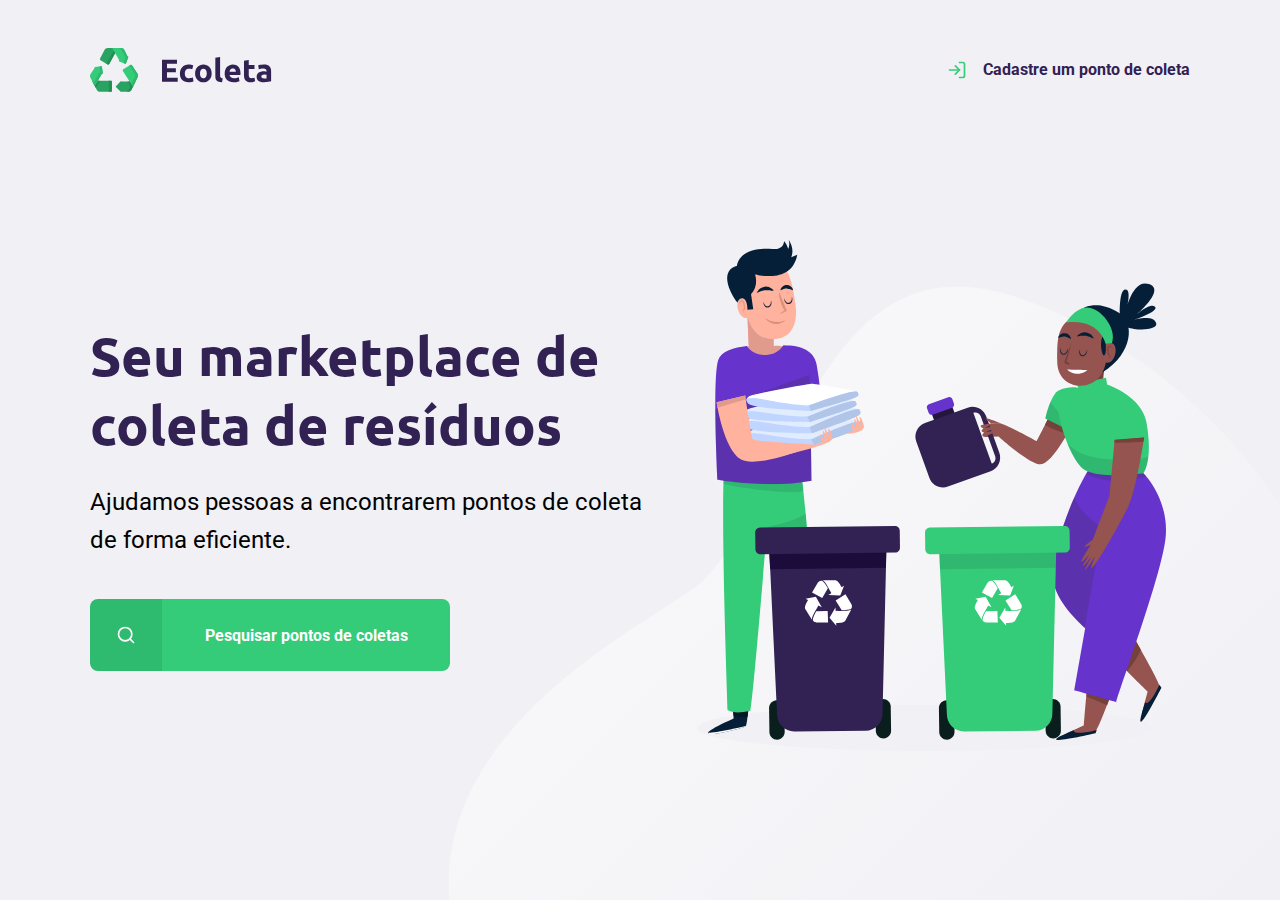
<file: index.html>
<!DOCTYPE html>
 <html lang="pt-BR">
     <head>
         <title>Ecoleta</title>
         <meta charset="UTF-8">
         <meta name="viewport" content="width=device-width, initial-scale=1.0">
         <link rel="stylesheet" href="css/main.css">
         <link rel="stylesheet" href="css/home.css">
         <link rel="stylesheet" href="css/reponsive.css">
         <link href="https://fonts.googleapis.com/css2?family=Roboto&family=Ubuntu:wght@700&display=swap" rel="stylesheet">
     </head>

     <body>
         <div id="page-home">
            <div class="content">
                <header>
                    <img src="img/logo.svg" alt="Logo marca Ecoleta">
                    <a href="create-point.html">
                        <span></span>
                        Cadastre um ponto de coleta
                    </a>
                </header>

                <main>
                <h1>Seu marketplace de coleta de resíduos</h1>
    
                <p>Ajudamos pessoas a encontrarem pontos de coleta de forma eficiente.</p>
    
                <a href="#">
                    <span></span>
                    <strong>Pesquisar pontos de coletas</strong>
                </a>
                </main>
            </div>
         </div>
     </body>
 </html>
</file>
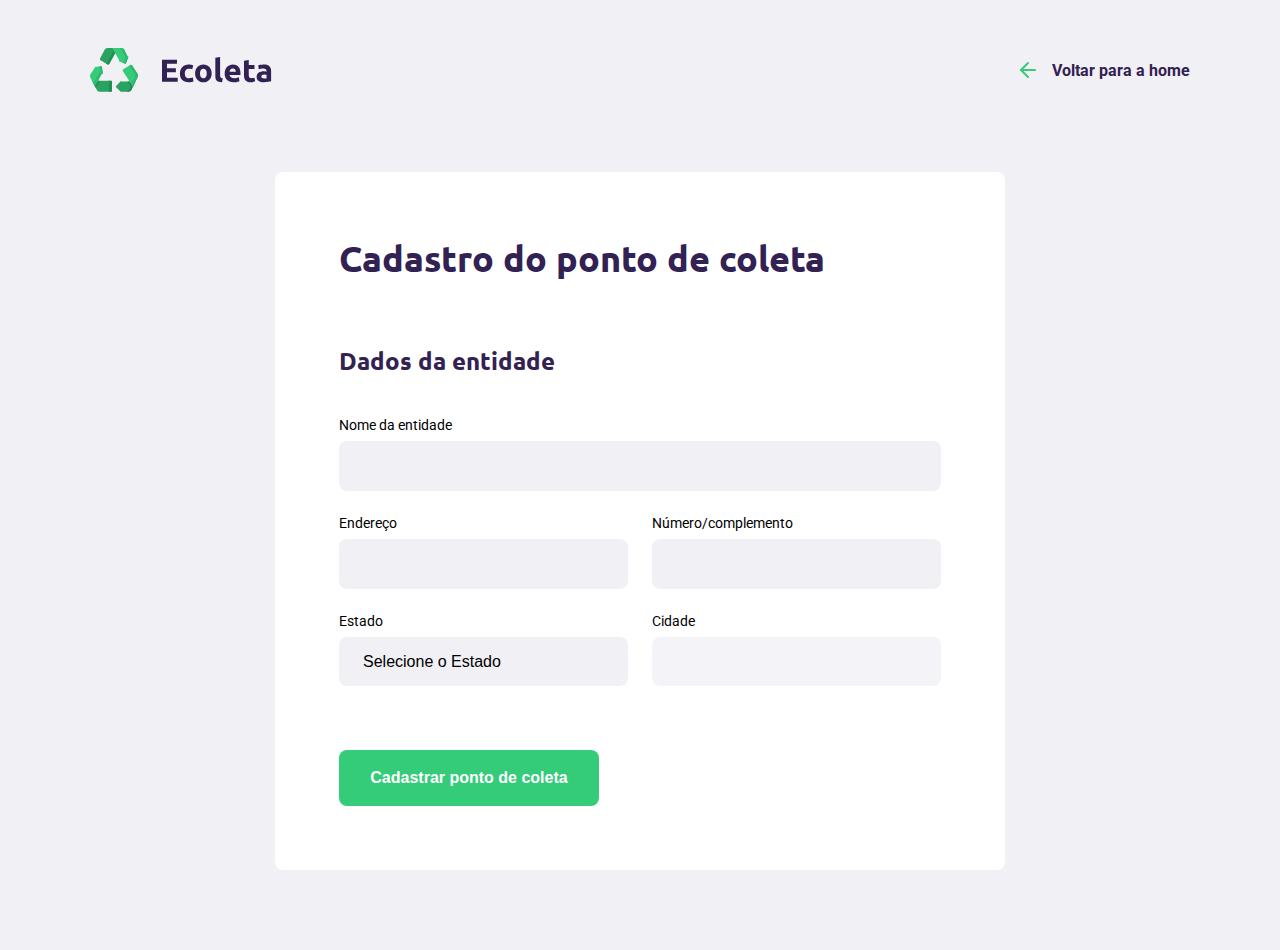
<file: create-point.html>
<!DOCTYPE html>
 <html lang="pt-BR">
     <head>
         <title>Criar ponto de coleta</title>
         <meta charset="UTF-8">
         <meta name="viewport" content="width=device-width, initial-scale=1.0">
         <link rel="stylesheet" href="css/main.css">
         <link rel="stylesheet" href="css/create-point.css">
         <link rel="stylesheet" href="css/reponsive.css">
         <link href="https://fonts.googleapis.com/css2?family=Roboto&family=Ubuntu:wght@700&display=swap" rel="stylesheet">
     </head>

     <body>
         <div id="page-create-point">
                <header>
                    <img src="img/logo.svg" alt="Logo marca Ecoleta">
                    <a href="index.html">
                        <span></span>
                        Voltar para a home
                    </a>
                </header>
                <form action="">    
                    <h1>Cadastro do ponto de coleta</h1>

                    <fieldset>
                        <legend>
                            <h2>Dados da entidade</h2>
                        </legend>

                        <div class="field">
                            <label for="name">Nome da entidade</label>
                            <input type="text" name="name">
                        </div>

                        <div class="field-group">
                            <div class="field">
                                <label for="address">Endereço</label>
                                <input type="text" name="address">
                            </div>
                            <div class="field">
                                <label for="address2">Número/complemento</label>
                                <input type="text" name="address2">
                            </div>

                        </div>

                        <div class="field-group">
                            <div class="field">
                                <label for="state">Estado</label>
                                <select name="uf">
                                    <option value="">Selecione o Estado</option>
                                </select>
                                <input type="hidden" name="state">
                            </div>
                            
                            <div class="field">
                                <label for="city">Cidade</label>
                                <select name="city" disabled>Selecione a Cidade</select>
                            </div>
                        </div>
                    <button type="submit">Cadastrar ponto de coleta</button>
                </form>
         </div>
        <script src="scripts/create-point.js"></script>
     </body>
 </html>
</file>
<file: css/main.css>
:root {
    --title-color: #322153;
    --primary-color: #34CB79;
}

* {
    margin: 0;
    padding: 0;
    box-sizing: border-box;
}

html {
    font-family: roboto, sans-serif;
}

body{
    background: #F0F0F5;
    -webkit-font-smoothing: antialiased;
}

a {
    text-decoration: none;
}

h1,h2,h3,h4,h5,h6 {
    color: var(--title-color);
    font-family: Ubuntu, sans-serif;
}
</file>
<file: css/home.css>
#page-home{
    background: url('../img/home-background.svg') no-repeat;
    height: 100vh;
    background-position: 35vw bottom;
}

#page-home .content{
    width: 90%;
    height: 100%;
    display: flex;
    flex-direction: column;
    max-width: 1100px;
    margin: 0 auto;
}

#page-home header {
    margin-top: 48px;
    display: flex;
    align-items: center;
    justify-content: space-between;
}

#page-home header a {
    display: flex;
    color: var(--title-color);
    font-weight: 700;
}
#page-home header a:hover {
    color: #34CB79;
    transition: 400ms;
}

#page-home header a span{
    background-image: url('../img/log-in.svg');
    width: 20px;
    height: 20px;
    margin-right: 16px;
}

#page-home main {
    max-width: 560px;
    flex: 1;
    display: flex;
    flex-direction: column;
    justify-content: center;
}

#page-home main h1 {
    font-size: 54px;
}

#page-home main p {
    font-size: 24px;
    line-height: 38px;
    margin-top: 24px;
}

#page-home main a {
    width: 100%;
    max-width: 360px;
    height: 72px;
    border-radius: 8px;
    display: flex;
    align-items: center;
    margin-top: 40px;
    background-color: var(--primary-color);
    transition: 400ms;
}

#page-home main a:hover {
    background-color: #2FB86E;
}

#page-home main a span {
    width: 72px;
    height: 72px;
    border-top-left-radius: 8px;
    border-bottom-left-radius: 8px;
    background-color: rgba(0, 0, 0, 0.08);
    display: flex;
    align-items: center;
    justify-content: center;
}

#page-home main a span::after {
    content: "";
    background-image: url('../img/search.svg');
    width: 20px;
    height: 20px;
}

#page-home main a strong {
    color: white;
    flex: 1;
    text-align: center;
}
</file>
<file: css/reponsive.css>
@media (max-width: 900px) {
    #page-home{
        background-position-x: 70vw;
    }

    #page-home .content {
        align-items: center;
        text-align: center;
    }

    #page-home header a {
        position: absolute;
        bottom: 48px;
        left: 50%;
        transform: translateX(-50%);

    }

    #page-home main {
        align-items: center;
    }
}

@media (min-width: 1700px) {
    #page-home{
        background-position-x: 40vw;
    }
}

@media (max-height: 760px) {
    #page-home{
        background-position-y: 200px;
    }
}
</file>
<file: css/create-point.css>
#page-create-point {
    width: 90%;
    max-width: 1100px;
    margin: 0 auto;

}

#page-create-point header {
    margin-top: 48px;
    display: flex;
    justify-content: space-between;
    align-items: center;
}

#page-create-point header a {
    color: var(--title-color);
    font-weight: bold;
    display: flex;
    align-items: center;
}

#page-create-point header a:hover {
    color: #2FB86E;
}

#page-create-point header a span {
    margin-right: 16px;
    background-image: url('../img/arrow-left.svg');
    width: 20px;
    height: 24px;
    display: flex;
}

form {
    background-color: white;
    margin: 80px auto;
    padding: 64px;
    border-radius: 8px;
    max-width: 730px;
}

form h1 {
    font-size: 36px;
}

form fieldset {
    margin-top: 64px;
    border: 0;
}

form legend {
    margin-bottom: 40px;
}

form legend h2 {
    font-size: 24px;
}

form .field {
    flex: 1;
    display: flex;
    flex-direction: column;
    margin-bottom: 24px;
}

form .field-group {
    display: flex;
}

form input, form select {
    background-color: #F0F0F5;
    border: 0;
    padding: 16px 24px;
    font-size: 16px;
    border-radius: 8px;
    outline: none;
}

form select {
    -webkit-appearance: none;
    -moz-appearance: none;
}

form label {
    font-size: 14px;
    margin-bottom: 8px;
}

form .field-group .field + .field {
    margin-left: 24px;
}

form button {
    width: 260px;
    height: 56px;
    background-color: var(--primary-color);
    border-radius: 8px;
    color: white;
    font-weight: bold;
    font-size: 16px;
    border: 0;
    margin-top: 40px;
    transition: background-color 400ms;
}

form button:hover {
    background-color: #2FB86E;
}
</file>
